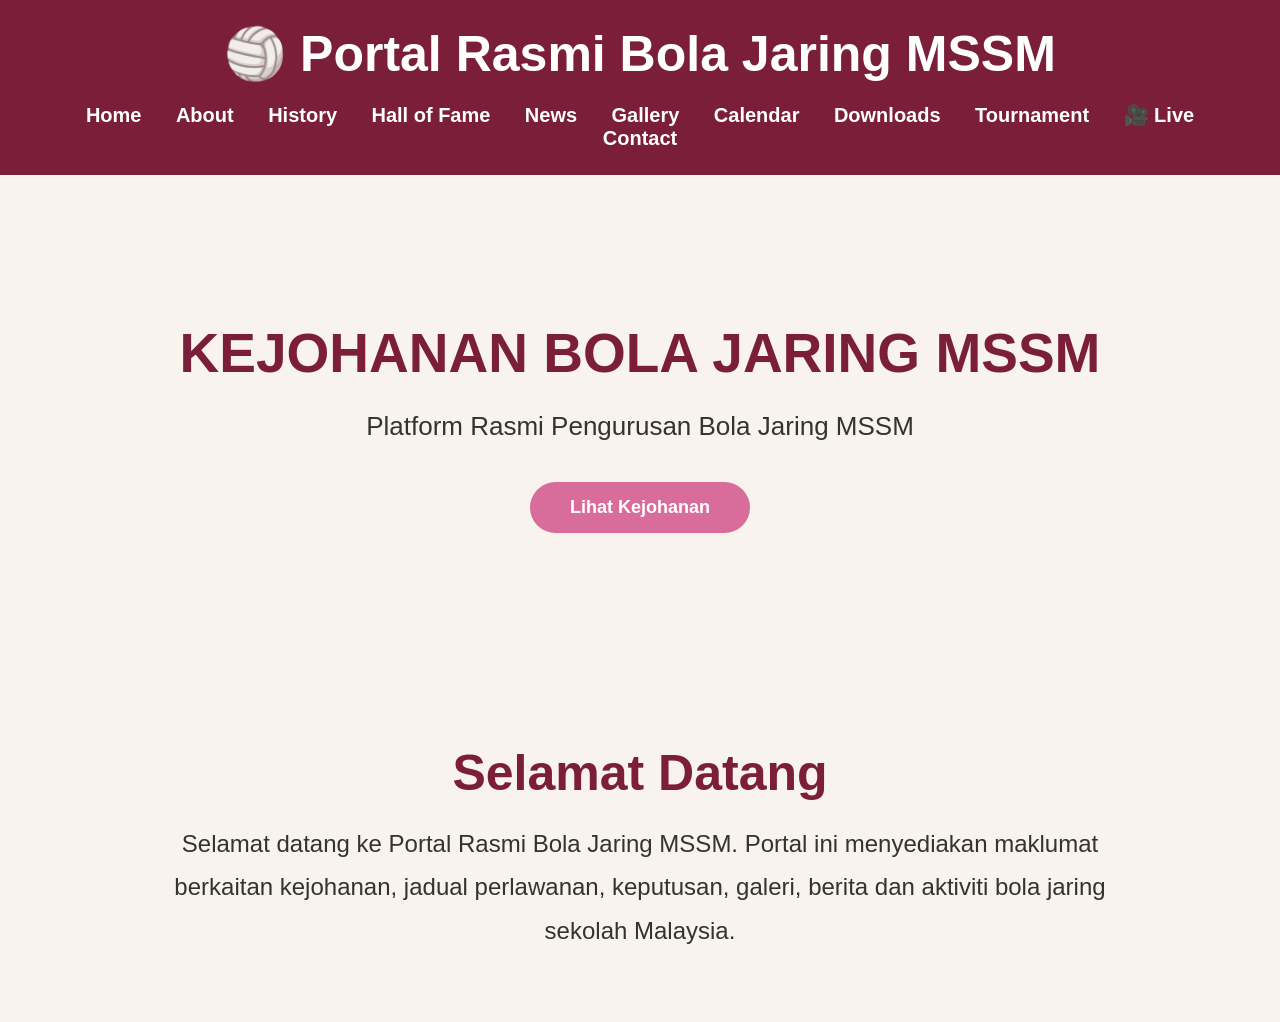
<file: index.html>
<!DOCTYPE html>
<html lang="ms">

<head>
    <meta charset="UTF-8">
    <meta name="viewport" content="width=device-width, initial-scale=1.0">

    <title>Portal Rasmi Bola Jaring MSSM</title>

    <link rel="stylesheet" href="style.css">
</head>

<body>

    <!-- HEADER -->
    <header>

        <h1>🏐 Portal Rasmi Bola Jaring MSSM</h1>

        <nav>
            <a href="index.html">Home</a>
            <a href="about.html">About</a>
            <a href="history.html">History</a>
            <a href="halloffame.html">Hall of Fame</a>
            <a href="news.html">News</a>
            <a href="gallery.html">Gallery</a>
            <a href="calendar.html">Calendar</a>
            <a href="downloads.html">Downloads</a>
            <a href="tournament/index.html">Tournament</a>
            <a href="live.html">🎥 Live</a>
            <a href="contact.html">Contact</a>
            



        </nav>

    </header>

    <!-- HERO -->
    <section class="hero">

        <h2>KEJOHANAN BOLA JARING MSSM</h2>

        <p>Platform Rasmi Pengurusan Bola Jaring MSSM</p>

        <a href="tournament/index.html" class="btn">
    Lihat Kejohanan
</a>

    </section>

    <!-- MAIN CONTENT -->
    <main>

        <h2>Selamat Datang</h2>

        <p>
            Selamat datang ke Portal Rasmi Bola Jaring MSSM.
            Portal ini menyediakan maklumat berkaitan kejohanan,
            jadual perlawanan, keputusan, galeri, berita dan
            aktiviti bola jaring sekolah Malaysia.
        </p>

    </main>

</body>

</html>
</file>
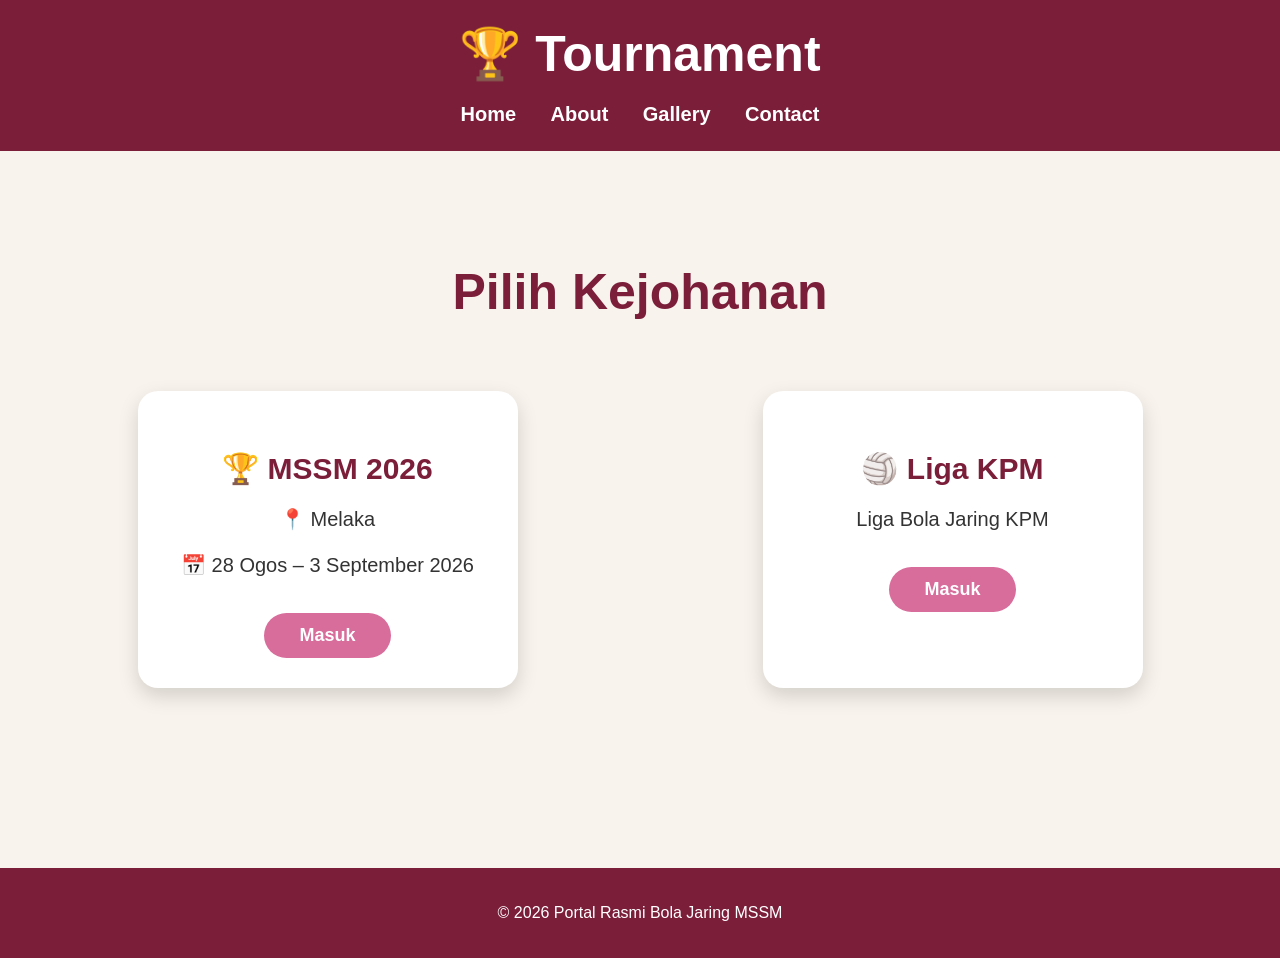
<file: tournament/index.html>
<!DOCTYPE html>
<html lang="ms">

<head>
    <meta charset="UTF-8">
    <meta name="viewport" content="width=device-width, initial-scale=1.0">
    <title>Tournament | Portal Rasmi Bola Jaring MSSM</title>

    <link rel="stylesheet" href="../style.css">
</head>

<body>

<header>

    <h1>🏆 Tournament</h1>

    <nav>
        <a href="../index.html">Home</a>
        <a href="../about.html">About</a>
        <a href="../gallery.html">Gallery</a>
        <a href="../contact.html">Contact</a>
    </nav>

</header>

<main>

    <h2>Pilih Kejohanan</h2>

    <div class="cards">

        <!-- MSSM -->
        <div class="tournament-card">

            <h3>🏆 MSSM 2026</h3>

            <p>📍 Melaka</p>

            <p>📅 28 Ogos – 3 September 2026</p>

            <a href="mssm2026.html" class="btn">
                Masuk
            </a>

        </div>

        <!-- Liga KPM -->
        <div class="tournament-card">

    <h3>🏐 Liga KPM</h3>

    <p>Liga Bola Jaring KPM</p>

    <a href="https://jsports.com.my/ligakpm/bolajaring/"
       target="_blank"
       rel="noopener noreferrer"
       class="btn">
        Masuk
    </a>

</div>

</main>

<footer>

    <p>© 2026 Portal Rasmi Bola Jaring MSSM</p>

</footer>

</body>
</html>
</file>
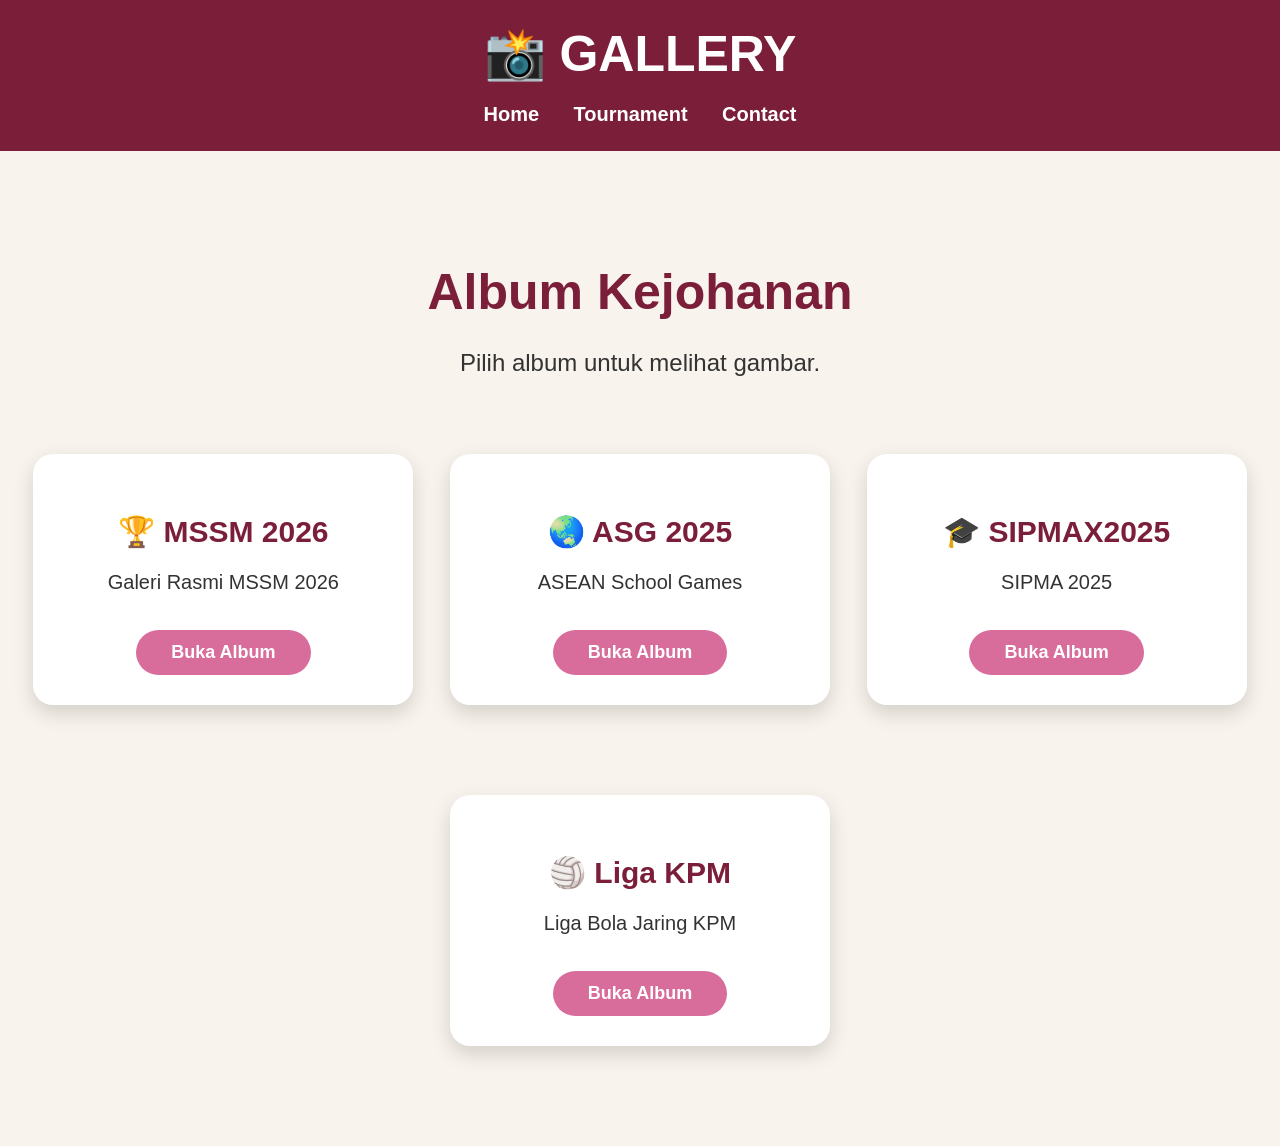
<file: gallery.html>
<!DOCTYPE html>
<html lang="ms">

<head>

<meta charset="UTF-8">

<meta name="viewport" content="width=device-width, initial-scale=1.0">

<title>Gallery</title>

<link rel="stylesheet" href="style.css">

</head>

<body>

<header>

<h1>📸 GALLERY</h1>

<nav>

<a href="index.html">Home</a>

<a href="tournament/index.html">Tournament</a>

<a href="contact.html">Contact</a>

</nav>

</header>

<main>

<h2>Album Kejohanan</h2>

<p>Pilih album untuk melihat gambar.</p>

<div class="cards">

<div class="tournament-card">

<h3>🏆 MSSM 2026</h3>

<p>Galeri Rasmi MSSM 2026</p>

<a href="albums/mssm2026.html" class="btn">

Buka Album

</a>

</div>

<div class="tournament-card">

<h3>🌏 ASG 2025</h3>

<p>ASEAN School Games</p>

<a href="albums/asg2025.html" class="btn">

Buka Album

</a>

</div>

<div class="tournament-card">

<h3>🎓 SIPMAX2025</h3>

<p>SIPMA 2025</p>

<a href="albums/sipmaX2025.html" class="btn">

Buka Album

</a>

</div>

<div class="tournament-card">

<h3>🏐 Liga KPM</h3>

<p>Liga Bola Jaring KPM</p>

<a href="albums/ligakpm.html" class="btn">

Buka Album

</a>

</div>

</div>

</main>

</body>

</html>
</file>
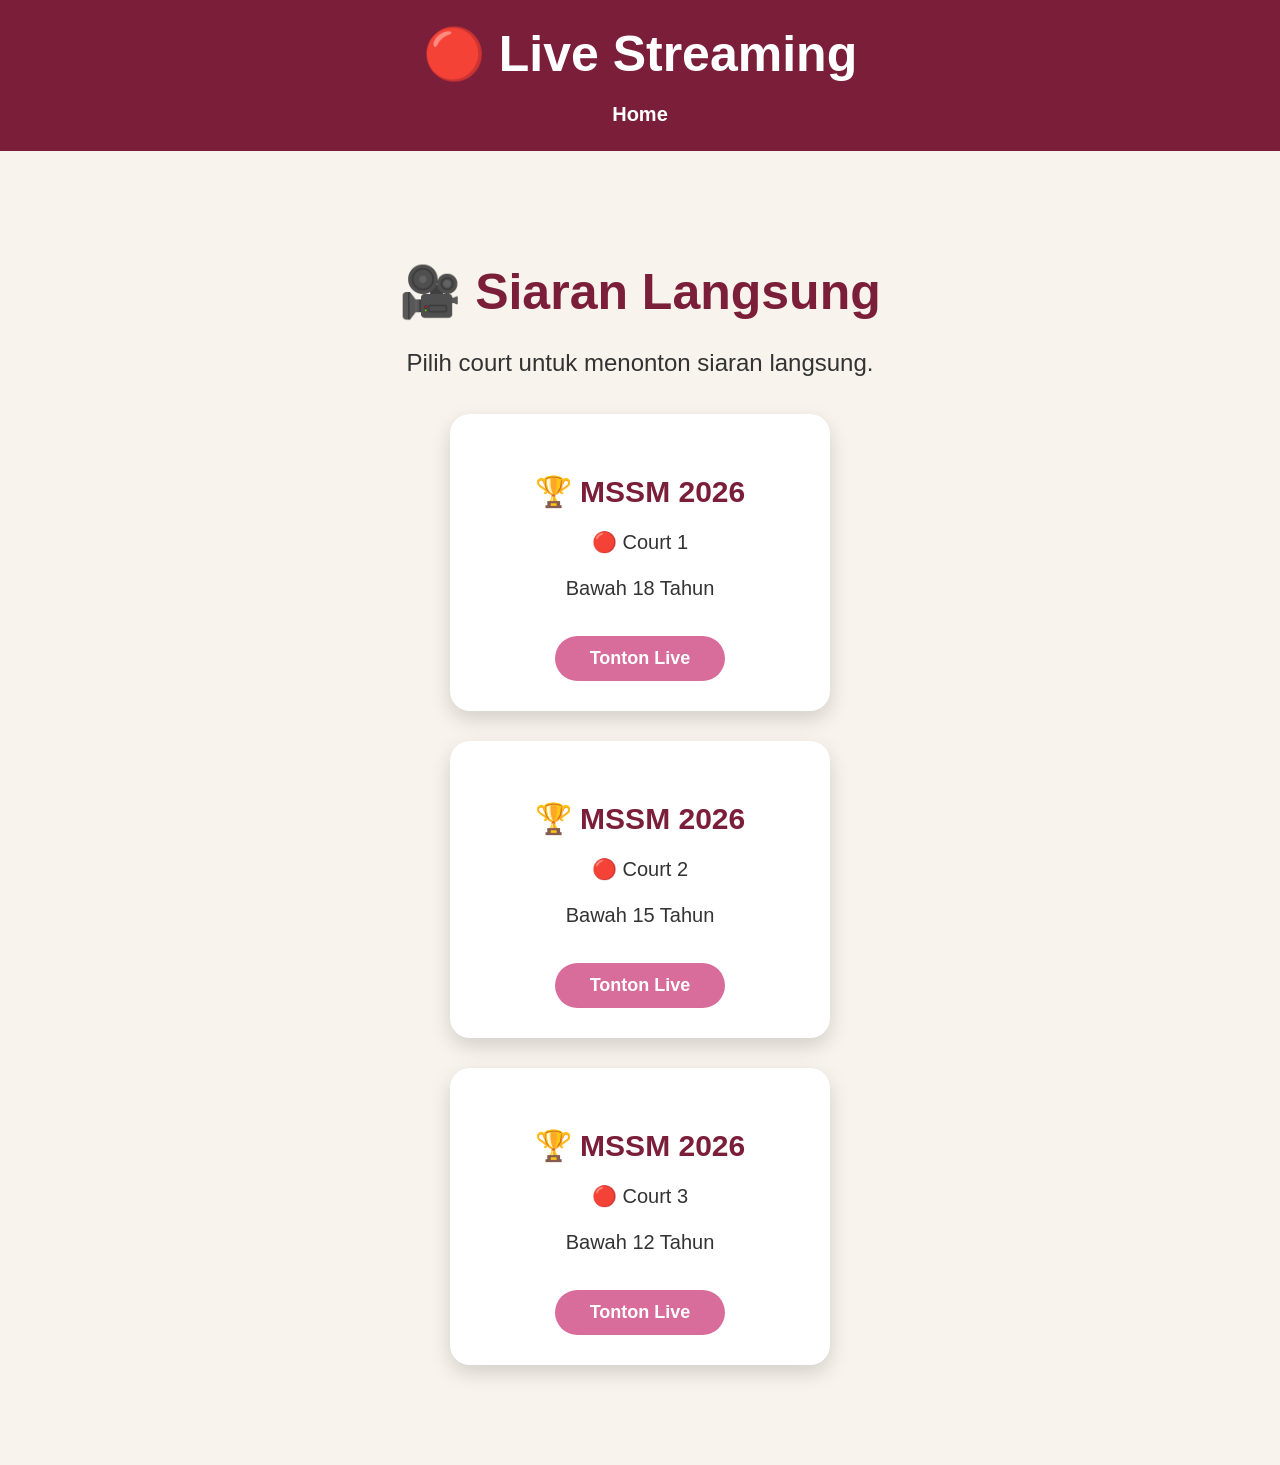
<file: live.html>
<!DOCTYPE html>
<html lang="ms">

<head>
    <meta charset="UTF-8">
    <meta name="viewport" content="width=device-width, initial-scale=1.0">
    <title>Live Streaming - Portal Rasmi Bola Jaring MSSM</title>

    <link rel="stylesheet" href="style.css">
</head>

<body>

<header>

<h1>🔴 Live Streaming</h1>

<nav>

<a href="index.html">Home</a>

</nav>

</header>

<main>

<h2>🎥 Siaran Langsung</h2>

<p>Pilih court untuk menonton siaran langsung.</p>

<div class="tournament-card">

<h3>🏆 MSSM 2026</h3>

<p>🔴 Court 1</p>

<p>Bawah 18 Tahun</p>

<a href="https://youtube.com/" target="_blank" class="btn">
Tonton Live
</a>

</div>

<div class="tournament-card">

<h3>🏆 MSSM 2026</h3>

<p>🔴 Court 2</p>

<p>Bawah 15 Tahun</p>

<a href="https://youtube.com/" target="_blank" class="btn">
Tonton Live
</a>

</div> 

<div class="tournament-card">

<h3>🏆 MSSM 2026</h3>

<p>🔴 Court 3</p>

<p>Bawah 12 Tahun</p>

<a href="https://youtube.com/" target="_blank" class="btn">
Tonton Live
</a>

</div>

</div>

</main>

</body>
</html>
</file>
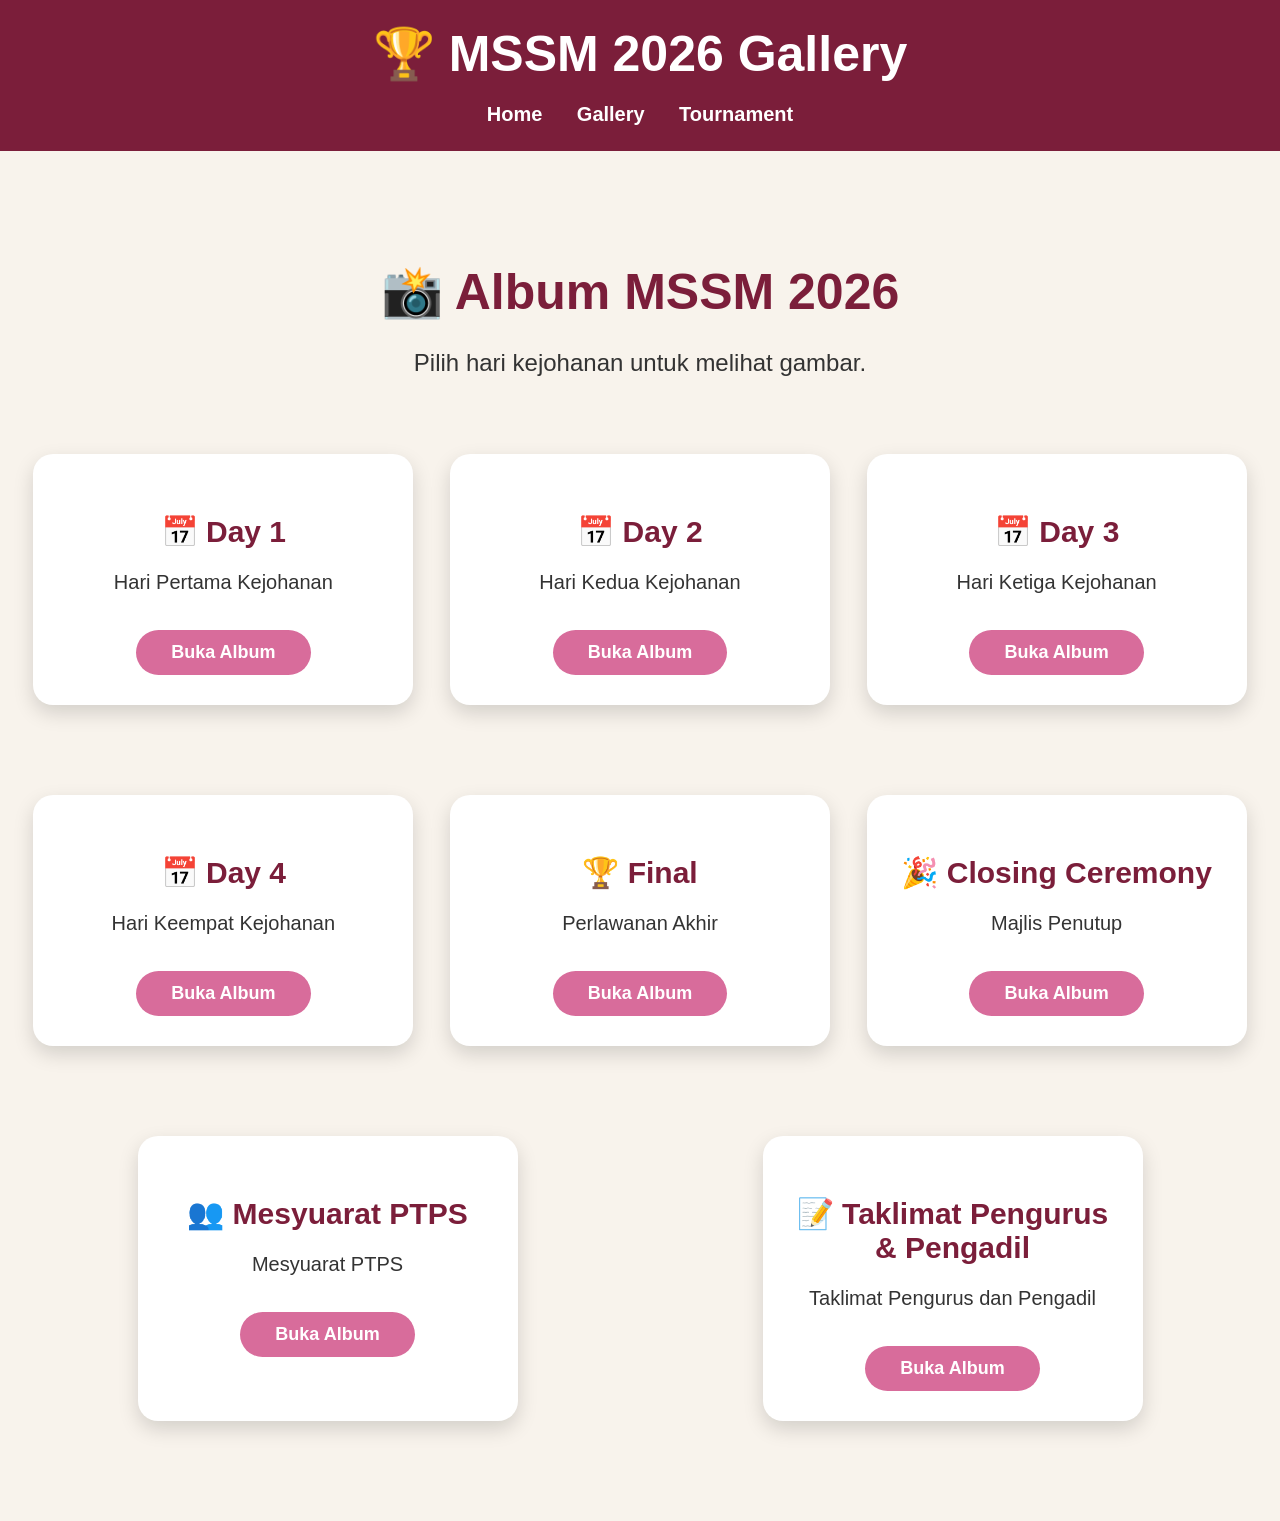
<file: albums/mssm2026.html>
<!DOCTYPE html>
<html lang="ms">

<head>

<meta charset="UTF-8">

<meta name="viewport" content="width=device-width, initial-scale=1.0">

<title>MSSM 2026 Gallery</title>

<link rel="stylesheet" href="../style.css">

</head>

<body>

<header>

<h1>🏆 MSSM 2026 Gallery</h1>

<nav>

<a href="../index.html">Home</a>

<a href="../gallery.html">Gallery</a>

<a href="../tournament/mssm2026.html">Tournament</a>

</nav>

</header>

<main>

<h2>📸 Album MSSM 2026</h2>

<p>Pilih hari kejohanan untuk melihat gambar.</p>

<div class="cards">

<div class="tournament-card">

<h3>📅 Day 1</h3>

<p>Hari Pertama Kejohanan</p>

<a href="mssm2026/day1.html" class="btn">

Buka Album

</a>

</div>

<div class="tournament-card">

<h3>📅 Day 2</h3>

<p>Hari Kedua Kejohanan</p>

<a href="mssm2026/day2.html" class="btn">

Buka Album

</a>

</div>

<div class="tournament-card">

<h3>📅 Day 3</h3>

<p>Hari Ketiga Kejohanan</p>

<a href="mssm2026/day3.html" class="btn">

Buka Album

</a>

</div>

<div class="tournament-card">

<h3>📅 Day 4</h3>

<p>Hari Keempat Kejohanan</p>

<a href="mssm2026/day4.html" class="btn">

Buka Album

</a>

</div>

<div class="tournament-card">

<h3>🏆 Final</h3>

<p>Perlawanan Akhir</p>

<a href="mssm2026/final.html" class="btn">

Buka Album

</a>

</div>

<div class="tournament-card">

<h3>🎉 Closing Ceremony</h3>

<p>Majlis Penutup</p>

<a href="mssm2026/closing.html" class="btn">

Buka Album

</a>

</div>

<div class="tournament-card">

<h3> 👥 Mesyuarat PTPS</h3>

<p>Mesyuarat PTPS</p>

<a href="mssm2026/mesyuaratPTPS.html" class="btn">

Buka Album

</a>

</div>

<div class="tournament-card">

<h3>📝 Taklimat Pengurus & Pengadil</h3>

<p>Taklimat Pengurus dan Pengadil</p>

<a href="mssm2026/taklimat pengurus dan pengadil.html" class="btn">

Buka Album

</a>

</div>
</div>

</main>

</body>

</html>
</file>
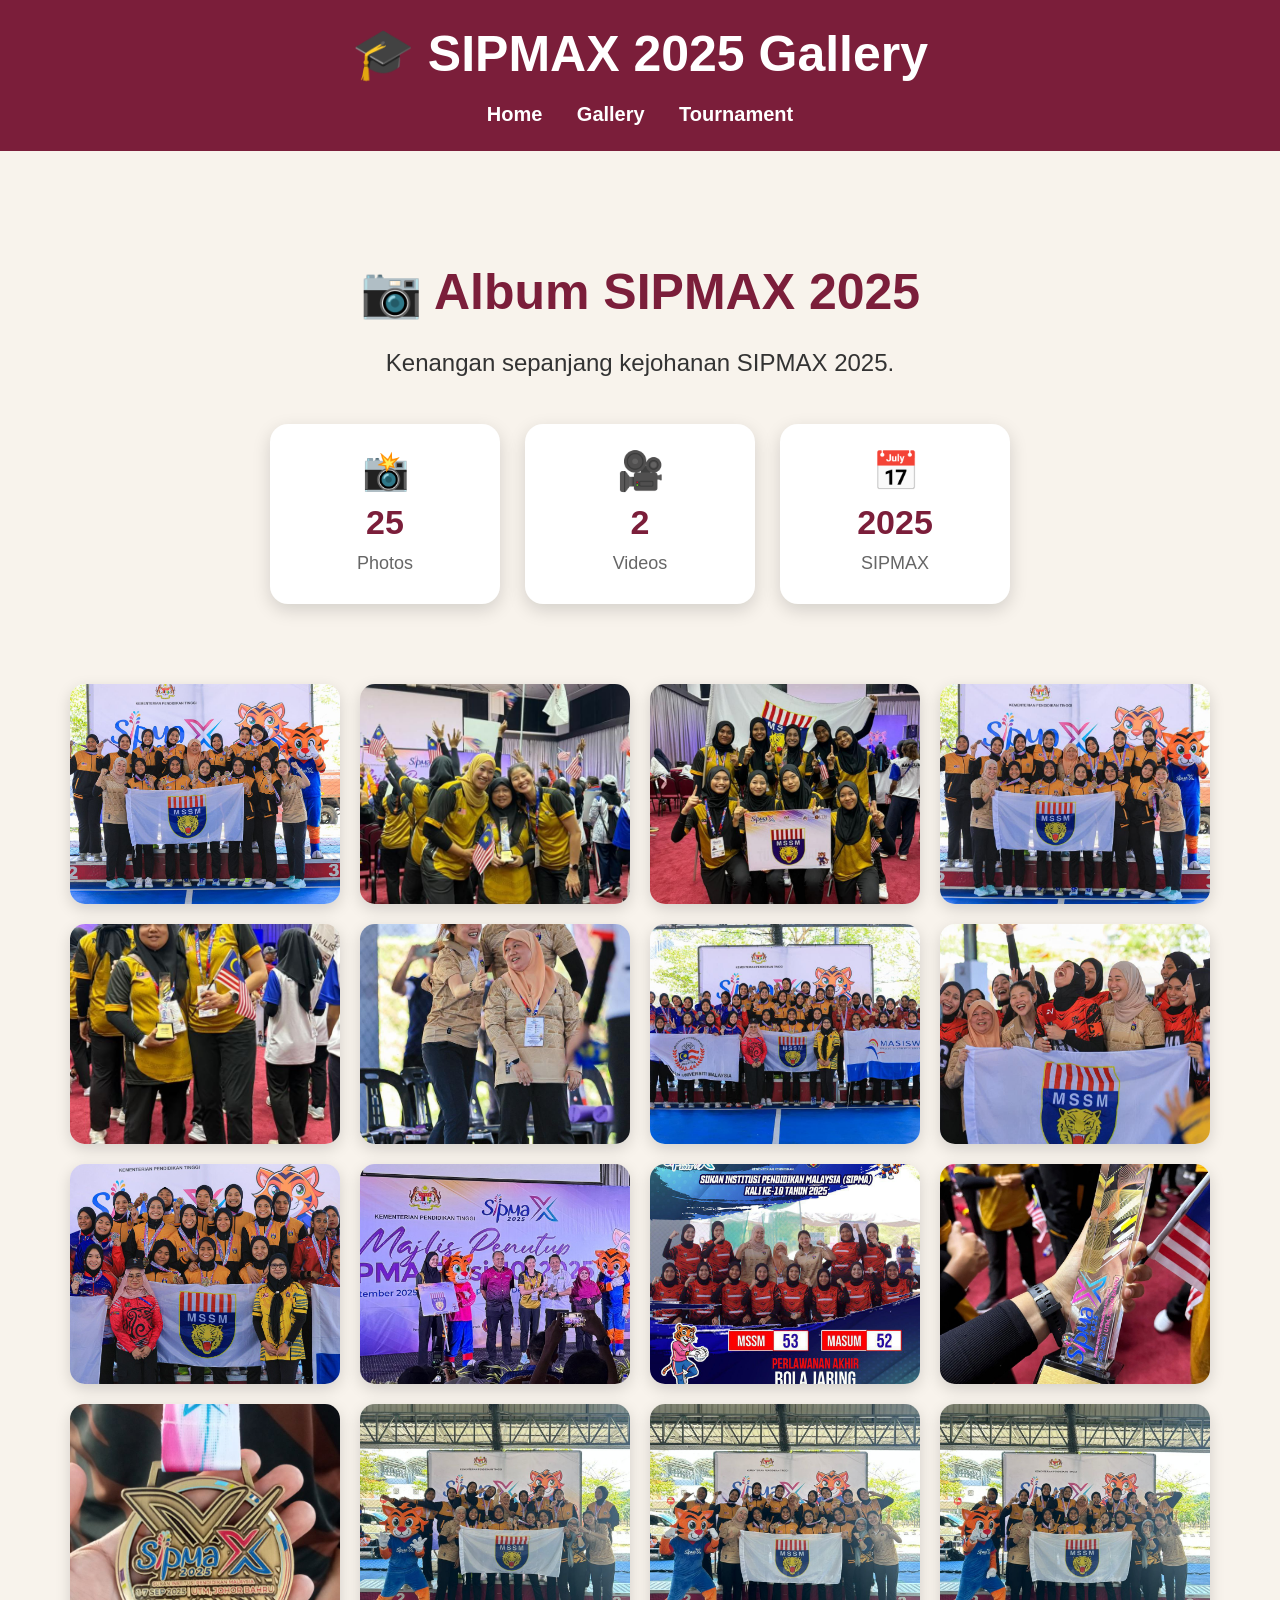
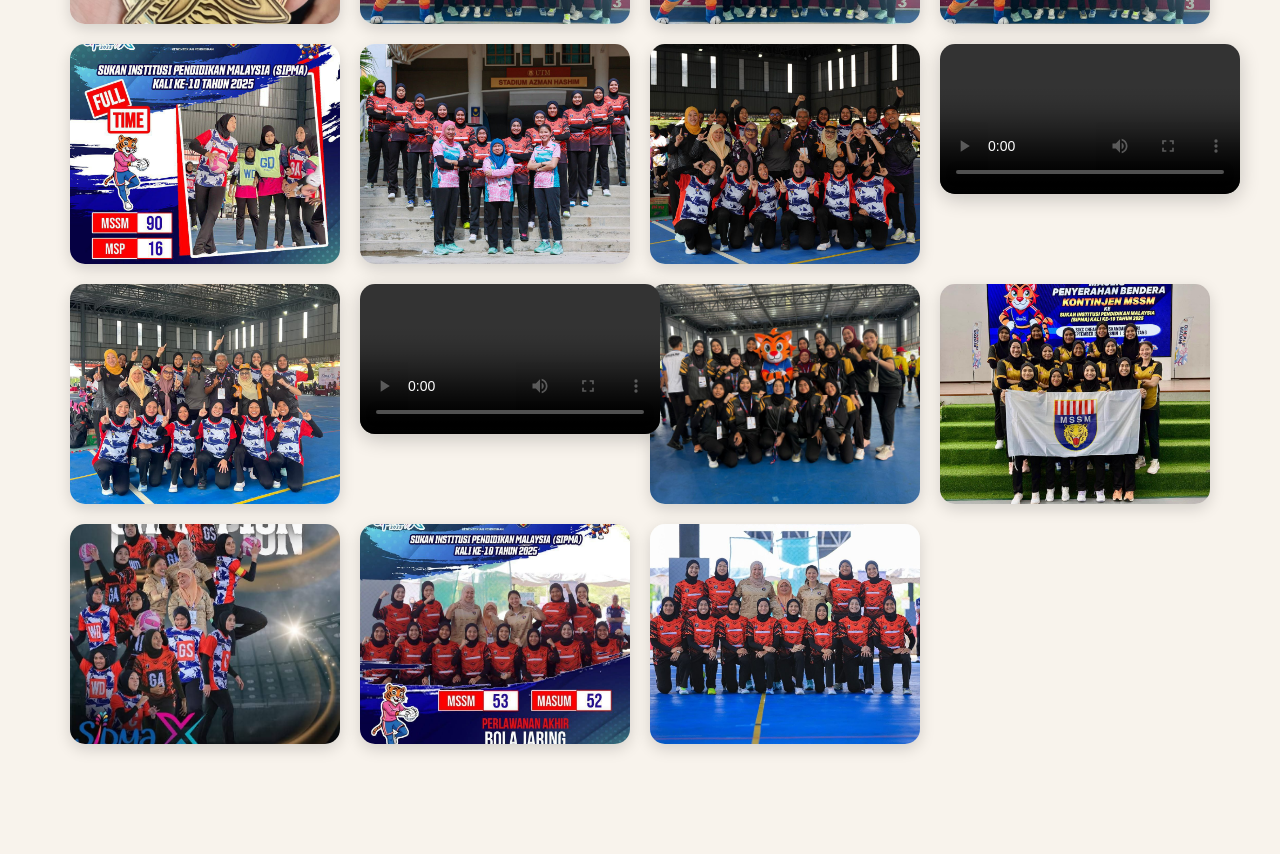
<file: albums/sipmaX2025.html>
<!DOCTYPE html>
<html lang="ms">

<head>

<meta charset="UTF-8">

<meta name="viewport" content="width=device-width, initial-scale=1.0">

<title>SIPMAX 2025 Gallery</title>

<link rel="stylesheet" href="../style.css">

</head>

<body>

<header>

<h1>🎓 SIPMAX 2025 Gallery</h1>

<nav>

<a href="../index.html">Home</a>

<a href="../gallery.html">Gallery</a>

<a href="../tournament.html">Tournament</a>

</nav>

</header>

<main>

<h2>📷 Album SIPMAX 2025</h2>

<p>Kenangan sepanjang kejohanan SIPMAX 2025.</p>

<!-- =========================
     STATISTIK
========================== -->

<div class="gallery-stats">

    <div class="stat-box">

        <span class="stat-icon">📸</span>

        <h3 id="photo-count">0</h3>

        <p>Photos</p>

    </div>

    <div class="stat-box">

        <span class="stat-icon">🎥</span>

        <h3 id="video-count">0</h3>

        <p>Videos</p>

    </div>

    <div class="stat-box">

        <span class="stat-icon">📅</span>

        <h3>2025</h3>

        <p>SIPMAX</p>

    </div>

</div>

<!-- =========================
     GALLERY
========================== -->

<div id="gallery" class="photo-gallery"></div>

</main>

<!-- =========================
     LIGHTBOX
========================== -->

<div id="lightbox" class="lightbox">

<span class="close" onclick="closeLightbox()">&times;</span>

<span class="prev" onclick="prevImage()">&#10094;</span>

<img id="lightbox-img" class="lightbox-content">

<span class="next" onclick="nextImage()">&#10095;</span>

</div>

<script src="../script.js"></script>

<script>

loadGallery("../images/sipmaX2025/",[

"sipma1.jpg",
"sipma2.jpg",
"sipma3.jpg",
"sipma4.jpg",
"sipma5.jpg",
"sipma7.jpg",
"sipma8.jpg",
"sipma9.jpg",
"sipma10.jpg",
"sipma12.jpg",
"sipma13.jpg",
"sipma14.jpg",
"sipma15.jpg",
"sipma16.jpg",
"sipma17.jpg",
"sipma18.jpg",
"sipma19.jpg",
"sipma20.jpg",
"sipma21.jpg",

"sipma22.mp4",

"sipma23.jpg",

"sipma24.mp4",

"sipma25.jpg",
"sipma26.jpg",
"sipma27.jpg",
"sipma28.jpg",
"sipma29.jpg"

]);

</script>

</body>

</html>
</file>
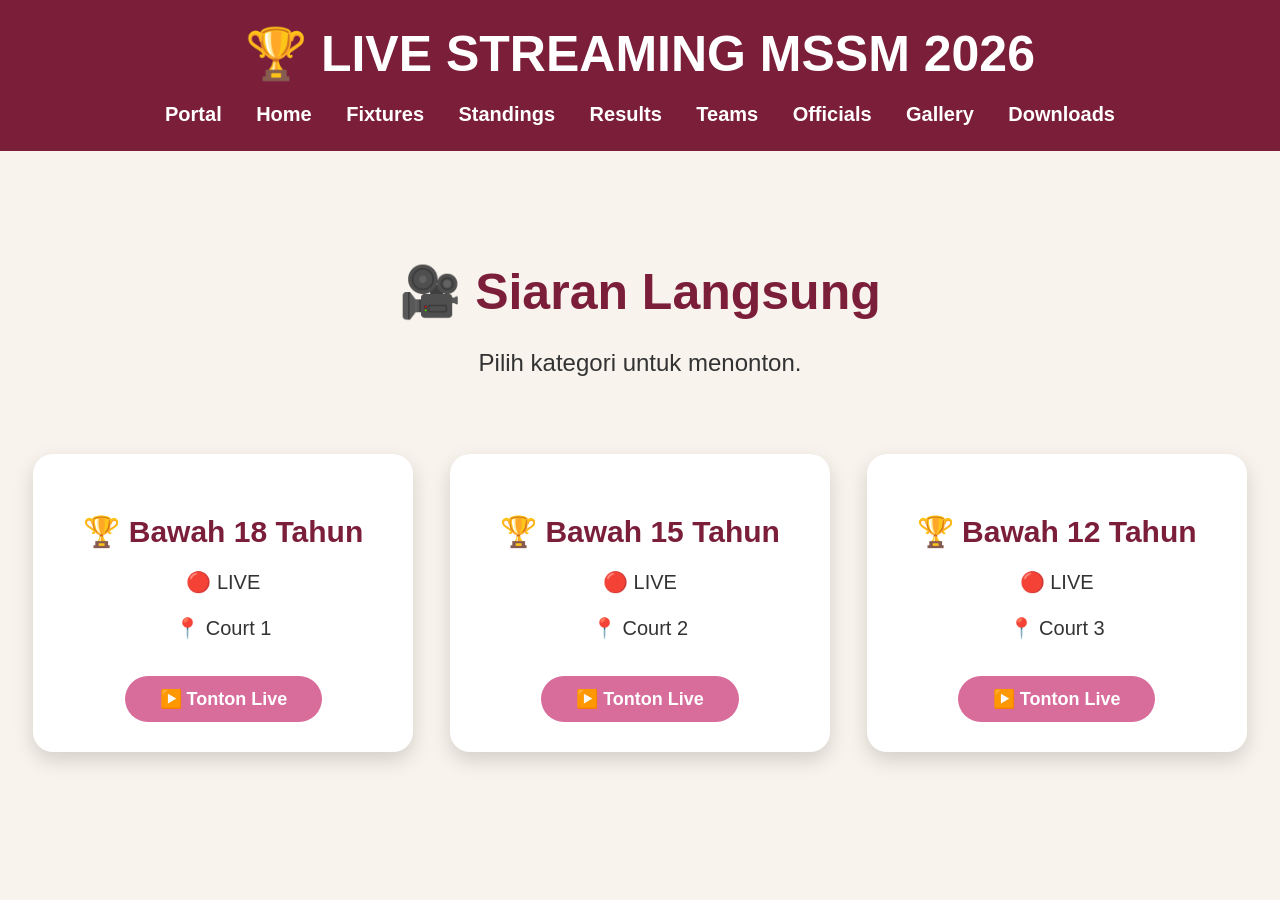
<file: tournament/live.html>
<!DOCTYPE html>
<html lang="ms">

<head>

<meta charset="UTF-8">

<meta name="viewport" content="width=device-width, initial-scale=1.0">

<title>Live Streaming MSSM 2026</title>

<link rel="stylesheet" href="../style.css">

</head>

<body>

<header>

<h1>🏆 LIVE STREAMING MSSM 2026</h1>

<nav>

<a href="../index.html">Portal</a>

<a href="mssm2026.html">Home</a>

<a href="fixtures.html">Fixtures</a>

<a href="standings.html">Standings</a>

<a href="results.html">Results</a>

<a href="teams.html">Teams</a>

<a href="officials.html">Officials</a>

<a href="gallery.html">Gallery</a>

<a href="downloads.html">Downloads</a>

</nav>

</header>

<main>

<h2>🎥 Siaran Langsung</h2>

<p>Pilih kategori untuk menonton.</p>

<div class="cards">

<div class="tournament-card">

<h3>🏆 Bawah 18 Tahun</h3>

<p>🔴 LIVE</p>

<p>📍 Court 1</p>

<a href="https://youtube.com/" target="_blank" class="btn">

▶️ Tonton Live

</a>

</div>

<div class="tournament-card">

<h3>🏆 Bawah 15 Tahun</h3>

<p>🔴 LIVE</p>

<p>📍 Court 2</p>

<a href="https://youtube.com/" target="_blank" class="btn">

▶️ Tonton Live

</a>

</div>

<div class="tournament-card">

<h3>🏆 Bawah 12 Tahun</h3>

<p>🔴 LIVE</p>

<p>📍 Court 3</p>

<a href="https://youtube.com/" target="_blank" class="btn">

▶️ Tonton Live

</a>

</div>

</div>

</main>

</body>

</html>
</file>
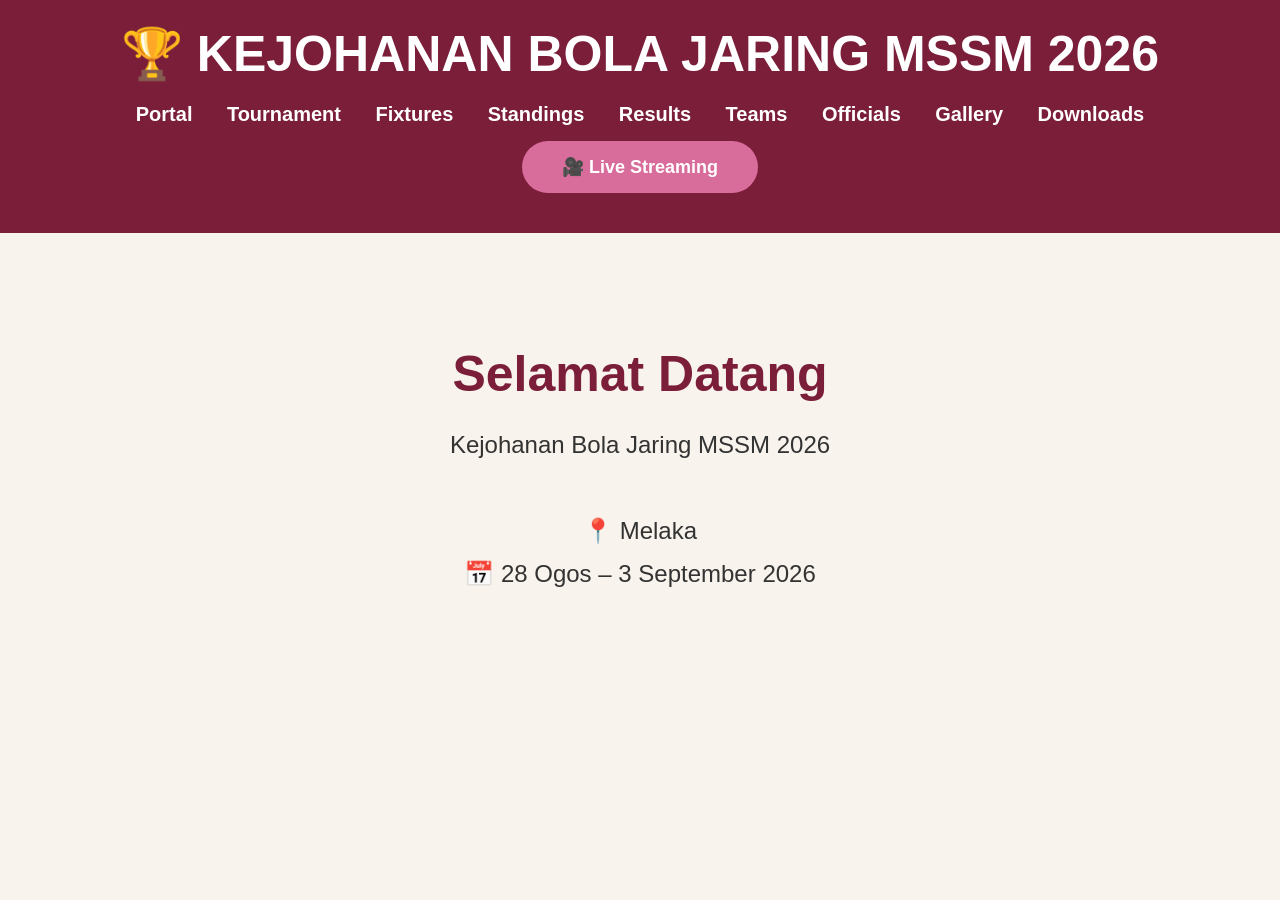
<file: tournament/mssm2026.html>
<!DOCTYPE html>
<html lang="ms">

<head>

<meta charset="UTF-8">

<meta name="viewport" content="width=device-width, initial-scale=1.0">

<title>MSSM 2026</title>

<link rel="stylesheet" href="../style.css">

</head>

<body>

<header>

<h1>🏆 KEJOHANAN BOLA JARING MSSM 2026</h1>

<nav>

<a href="../index.html">Portal</a>

<a href="index.html">Tournament</a>

<a href="fixtures.html">Fixtures</a>

<a href="standings.html">Standings</a>

<a href="results.html">Results</a>

<a href="teams.html">Teams</a>

<a href="officials.html">Officials</a>

<a href="gallery.html">Gallery</a>

<a href="downloads.html">Downloads</a>

<a href="live.html" class="btn">
🎥 Live Streaming
</a>

</nav>

</header>

<main>

<h2>Selamat Datang</h2>

<p>

Kejohanan Bola Jaring MSSM 2026

<br><br>

📍 Melaka

<br>

📅 28 Ogos – 3 September 2026

</p>

</main>

</body>

</html>
</file>
<file: style.css>
/* ==========================================
   PORTAL RASMI BOLA JARING MSSM
   style.css
========================================== */

/* ---------- BODY ---------- */

body{
    margin:0;
    font-family:Arial, sans-serif;
    background-color:#F8F3EC;
    color:#333333;
}

/* ---------- HEADER ---------- */

header{
    background:#7B1E3A;
    color:white;
    text-align:center;
    padding:25px;
}

/* ---------- LOGO / TITLE ---------- */

header h1{
    margin:0;
    font-size:50px;
}

/* ---------- NAVIGATION ---------- */

nav{
    margin-top:20px;
}

nav a{
    color:white;
    text-decoration:none;
    margin:15px;
    font-size:20px;
    font-weight:bold;
    transition:0.3s;
}

nav a:hover{
    color:#F29BC1;
}

/* ---------- HERO ---------- */

.hero{
    text-align:center;
    padding:100px 20px;
}

.hero h2{
    font-size:55px;
    color:#7B1E3A;
    margin-bottom:20px;
}

.hero p{
    font-size:26px;
    margin-bottom:40px;
}

/* ---------- BUTTON ---------- */

.btn{
    display:inline-block;
    background:#D86C9B;
    color:white;
    padding:15px 40px;
    border-radius:30px;
    text-decoration:none;
    font-size:18px;
    font-weight:bold;
    transition:0.3s;
}

.btn:hover{
    background:#7B1E3A;
}

/* ---------- MAIN ---------- */

main{
    text-align:center;
    padding:70px 30px;
}

main h2{
    font-size:50px;
    color:#7B1E3A;
    margin-bottom:20px;
}

main p{
    font-size:24px;
    line-height:1.8;
    max-width:1000px;
    margin:auto;
}

/* ==========================================
   TOURNAMENT CARD
========================================== */

.tournament-card{
    width:320px;
    background:white;
    margin:30px auto;
    padding:30px;
    border-radius:20px;
    box-shadow:0 8px 20px rgba(0,0,0,0.15);
    transition:0.3s;
}

.tournament-card:hover{
    transform:translateY(-8px);
}

.tournament-card h3{
    color:#7B1E3A;
    margin-bottom:15px;
    font-size:30px;
}

.tournament-card p{
    margin:10px 0;
    font-size:20px;
}

.tournament-card a{
    display:inline-block;
    margin-top:20px;
    background:#D86C9B;
    color:white;
    padding:12px 35px;
    border-radius:30px;
    text-decoration:none;
    font-weight:bold;
    transition:0.3s;
}

.tournament-card a:hover{
    background:#7B1E3A;
}

/* ==========================================
   FOOTER
========================================== */

footer{
    background:#7B1E3A;
    color:white;
    text-align:center;
    padding:20px;
    margin-top:80px;
}

/* ==========================================
   MOBILE RESPONSIVE
========================================== */

@media (max-width:768px){

header h1{
    font-size:36px;
}

nav a{
    display:block;
    margin:12px 0;
}

.hero h2{
    font-size:38px;
}

main h2{
    font-size:36px;
}

.tournament-card{
    width:350px;
    padding:35px;
}
}

}.live-status{
    color:red;
    font-weight:bold;
}
/* LIVE STREAMING */

.cards{

display:flex;

justify-content:center;

gap:30px;

flex-wrap:wrap;

margin-top:40px;

}.photo-gallery{

display:grid;

grid-template-columns:repeat(auto-fit,minmax(250px,1fr));

gap:20px;

padding:40px;

}

.photo-gallery img{

width:100%;

height:220px;

object-fit:cover;

border-radius:15px;

box-shadow:0 5px 15px rgba(0,0,0,.15);

transition:.3s;

cursor:pointer;

}

.photo-gallery img:hover{

transform:scale(1.05);

}/*=====================
LIGHTBOX
======================*/

.lightbox{

display:none;

position:fixed;

left:0;

top:0;

width:100%;

height:100%;

background:rgba(0,0,0,.9);

justify-content:center;

align-items:center;

z-index:9999;

}

.lightbox-content{

max-width:90%;

max-height:90%;

border-radius:12px;

}

.close{

position:absolute;

top:25px;

right:40px;

color:white;

font-size:50px;

cursor:pointer;

}

.prev{

position:absolute;

left:25px;

font-size:60px;

color:white;

cursor:pointer;

user-select:none;

}

.next{

position:absolute;

right:25px;

font-size:60px;

color:white;

cursor:pointer;

user-select:none;

}

.gallery-video{

width:300px;

border-radius:15px;

box-shadow:0 5px 20px rgba(0,0,0,.2);

}/*==========================
   GALLERY STATISTICS
==========================*/

.gallery-stats{

display:flex;

justify-content:center;

flex-wrap:wrap;

gap:25px;

margin:40px 0;

}

.stat-box{

background:white;

width:180px;

padding:25px;

border-radius:18px;

box-shadow:0 6px 18px rgba(0,0,0,.15);

text-align:center;

transition:.3s;

}

.stat-box:hover{

transform:translateY(-8px);

}

.stat-icon{

font-size:38px;

display:block;

margin-bottom:10px;

}

.stat-box h3{

margin:5px 0;

font-size:34px;

color:#7B1E3A;

}

.stat-box p{

margin:0;

font-size:18px;

color:#666;

}
</file>
